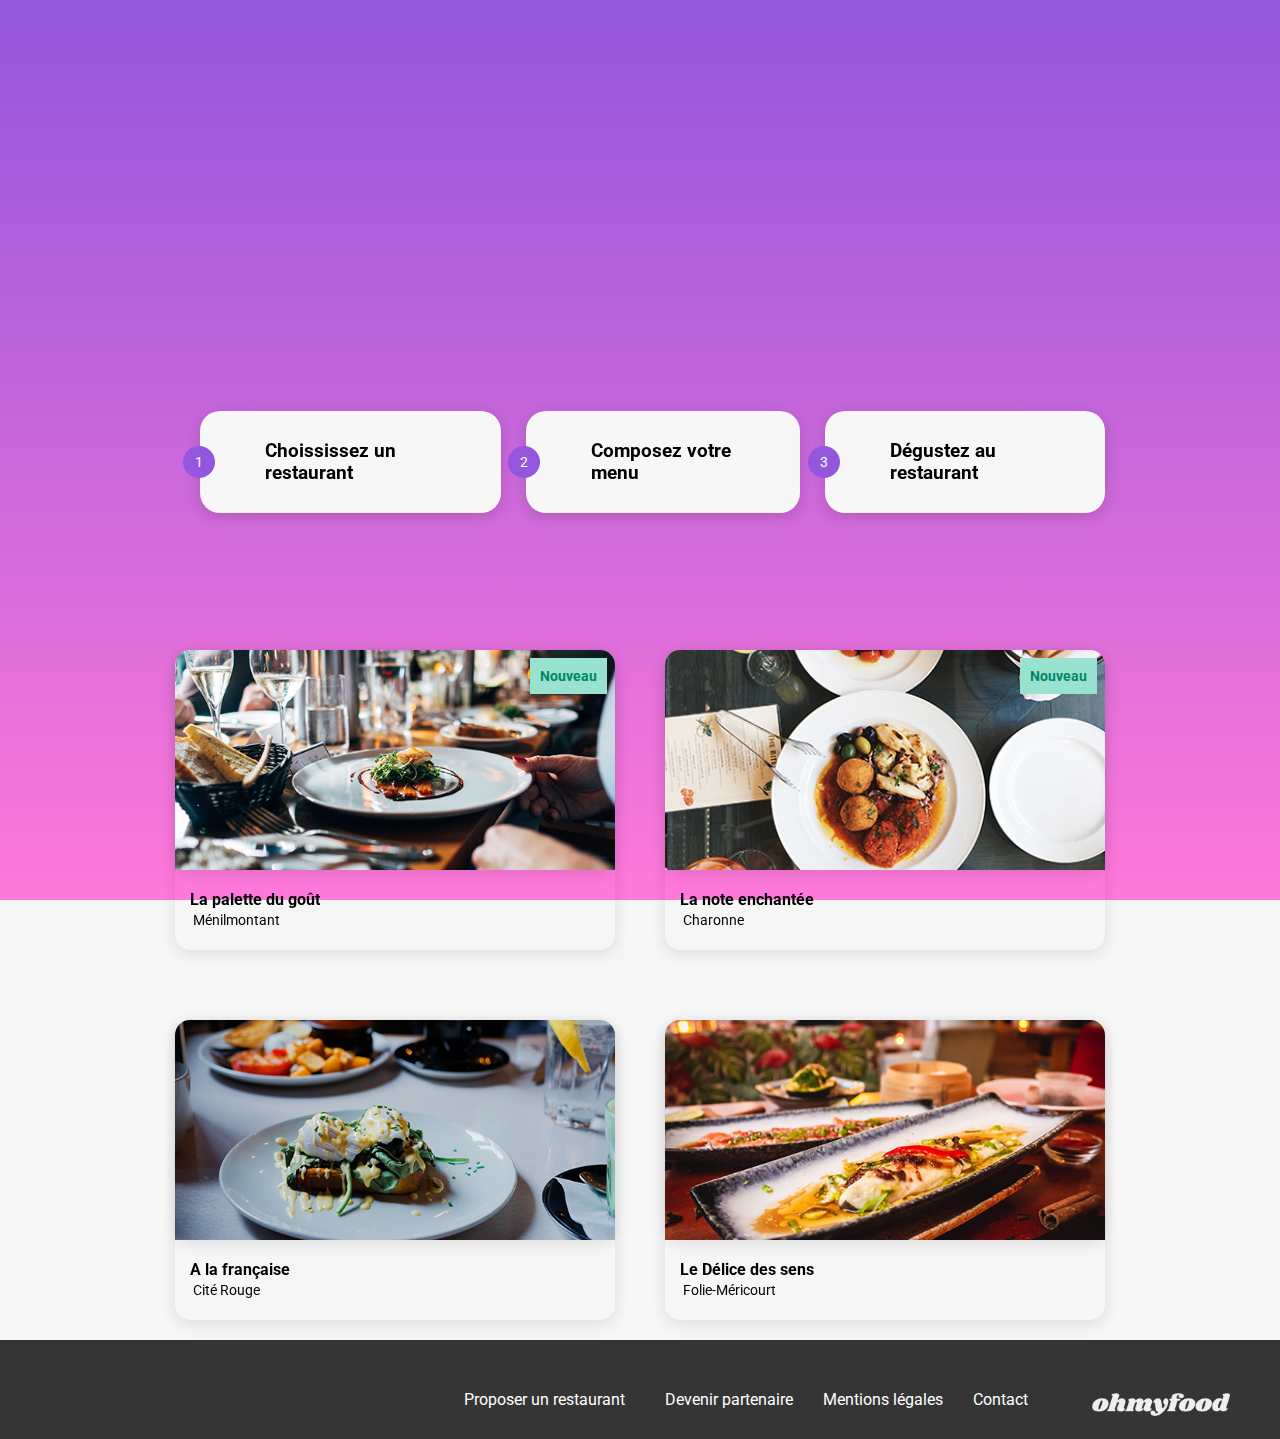
<file: index.html>
<!DOCTYPE html>
<html lang="fr">

<head>
    <meta charset="UTF-8">
    <meta name="viewport" content="width=device-width, initial-scale=1.0">
    <title>OhmyFood</title>
    <link rel="preconnect" href="https://fonts.googleapis.com">
    <link rel="preconnect" href="https://fonts.gstatic.com" crossorigin>
    <link href="https://fonts.googleapis.com/css2?family=Roboto:wght@300;500&family=Shrikhand&display=swap" rel="stylesheet">
    <link rel="stylesheet" href="https://cdnjs.cloudflare.com/ajax/libs/font-awesome/6.2.1/css/all.min.css"
        integrity="sha512-MV7K8+y+gLIBoVD59lQIYicR65iaqukzvf/nwasF0nqhPay5w/9lJmVM2hMDcnK1OnMGCdVK+iQrJ7lzPJQd1w=="
        crossorigin="anonymous" referrerpolicy="no-referrer">
    <link rel="stylesheet" type= "text/css" href="css/style.css" >
</head>

<body>
    <div class="loader">
        <i class="fa fa-rotate spinner"></i>
    </div>
    <div class="main-container">
        <div class="loader">
            <i class="fa fa-rotate spinner"></i>
        </div>
        <header>
            <img class="logo" src="images/logo/ohmyfood.png" alt="logo Ohmyfood">     
        </header> 
        <main>
            <nav class="recherche">
                <label>
                    <i class="fa-solid fa-location-dot " style="color: #030303;"></i>
                </label> 
                <input type="text" name="ville" id="ville" placeholder="Paris, Belleville" size="16">
            </nav>
            <div class="Resa">
                <h2 class="title-section titleResa">Réservez le menu qui vous convient</h2>
                <p class="subtilteResa">Découvrez des restaurants d'exception, sélectionnés par nos soins.</p> 
                <button class="explorer">
                    <span>Explorer nos restaurants</span>
                </button>
            </div> 
            <section class="fonctionnement">
                <h2>Fonctionnement</h2>
                <div class="button-fonctionnement">
                    <div class="fonction-cards">
                        <p class="number">1</p> 
                        <i class="fa-solid fa-mobile-screen-button button-gray button-purple"></i>
                        <h3>Choississez un restaurant</h3>               
                    </div>
                    <div class="fonction-cards">
                        <p class="number">2</p> 
                        <i class="fa-solid fa-list-ul button-gray button-purple"></i>
                        <h3>Composez votre menu</h3>                
                    </div>
                    <div class="fonction-cards">
                        <p class="number">3</p> 
                        <i class="fa-solid fa-store button-gray button-purple"></i>
                        <h3>Dégustez au restaurant</h3>
                    </div>
                </div>
            </section>
            <section class="restaurants">
                <h2 class="title-resto">Restaurants</h2>
                <article class="resto-cards">
                    <a href="page2.html">
                    <div class="resto-cards img">
                        <img src="images/restaurants/jay-wennington-N_Y88TWmGwA-unsplash.jpg" alt="table pain et plat">
                        <p class="post-new">Nouveau</p>
                    </div>
                    <div class="resto-text">
                        <div class="resto-subtitle">
                            <h4>La palette du goût</h4>
                            <p>Ménilmontant</p>
                        </div> 
                        <div class="like">
                            <i class="far fa-heart like-white"></i>
                            <i class="fa fa-heart like-color"></i>   
                        </div>
                    </div>
                    </a>
                </article>
                <article class="resto-cards">
                    <a href="Page4.html">    
                        <div class="resto-cards img">
                            <img src="images/restaurants/stil-u2Lp8tXIcjw-unsplash.jpg" alt="assiette garnie vue en plongée">
                            <p class="post-new">Nouveau</p>
                        </div>
                        <div class="resto-text">
                            <div class="resto-subtitle">
                                <h4>La note enchantée</h4>
                                <p>Charonne</p>
                            </div> 
                            <div class="like">
                                <i class="far fa-heart like-white"></i>
                                <i class="fa fa-heart like-color"></i>   
                            </div>
                        </div>
                    </a>
                </article>
                <article class="resto-cards">
                    <a href="page5.html">
                        <div class="resto-cards img">
                            <img src="images/restaurants/toa-heftiba-DQKerTsQwi0-unsplash.jpg" alt=" assiette tartine épinard et fromage">
                        </div>
                        <div class="resto-text">
                            <div class="resto-subtitle">
                                <h4>A la française</h4>
                                <p>Cité Rouge</p>
                            </div>     
                            <div class="like">
                                <i class="far fa-heart like-white"></i>
                                <i class="fa fa-heart like-color"></i>   
                            </div>
                        </div> 
                    </a>       
                </article>   
                <article class="resto-cards">
                    <a href="page3.html">
                        <div class="resto-cards img">
                            <img src="images/restaurants/louis-hansel-shotsoflouis-qNBGVyOCY8Q-unsplash.jpg" alt="assiette de poisson et légumes">
                        </div>
                        <div class="resto-text">
                            <div class="resto-subtitle">
                                <h4>Le Délice des sens</h4>
                                <p>Folie-Méricourt</p>
                            </div>
                            <div class="like">
                                <i class="far fa-heart like-white"></i>
                                <i class="fa fa-heart like-color"></i> 
                            </div>
                        </div> 
                    </a>
                </article>
            </section> 
        </main>
        <footer class="footer-reverse">
            <img src="images/logo/ohmyfood.png" alt="logo Ohmyfood" class="logo-footer">
            <div class="card-footer">      
                <div class="text-footer">
                    <i class="fa-solid fa-utensils" style="color: #fafafa;"></i>
                    <a href="#" class="liens-footer">Proposer un restaurant</a>
                </div>
                <div class="text-footer">
                    <i class="fa-solid fa-handshake-angle text-footer" style="color:#fafafa"></i> 
                    <a href="#" class="liens-footer">Devenir partenaire</a>
                </div> 
                    <a href="#" class="liens-footer">Mentions légales</a>
                    <a href="mailto:?to=#" class="liens-footer">Contact</a>
            </div>  
        </footer>
    </div> 
</body>  
</html>
</file>
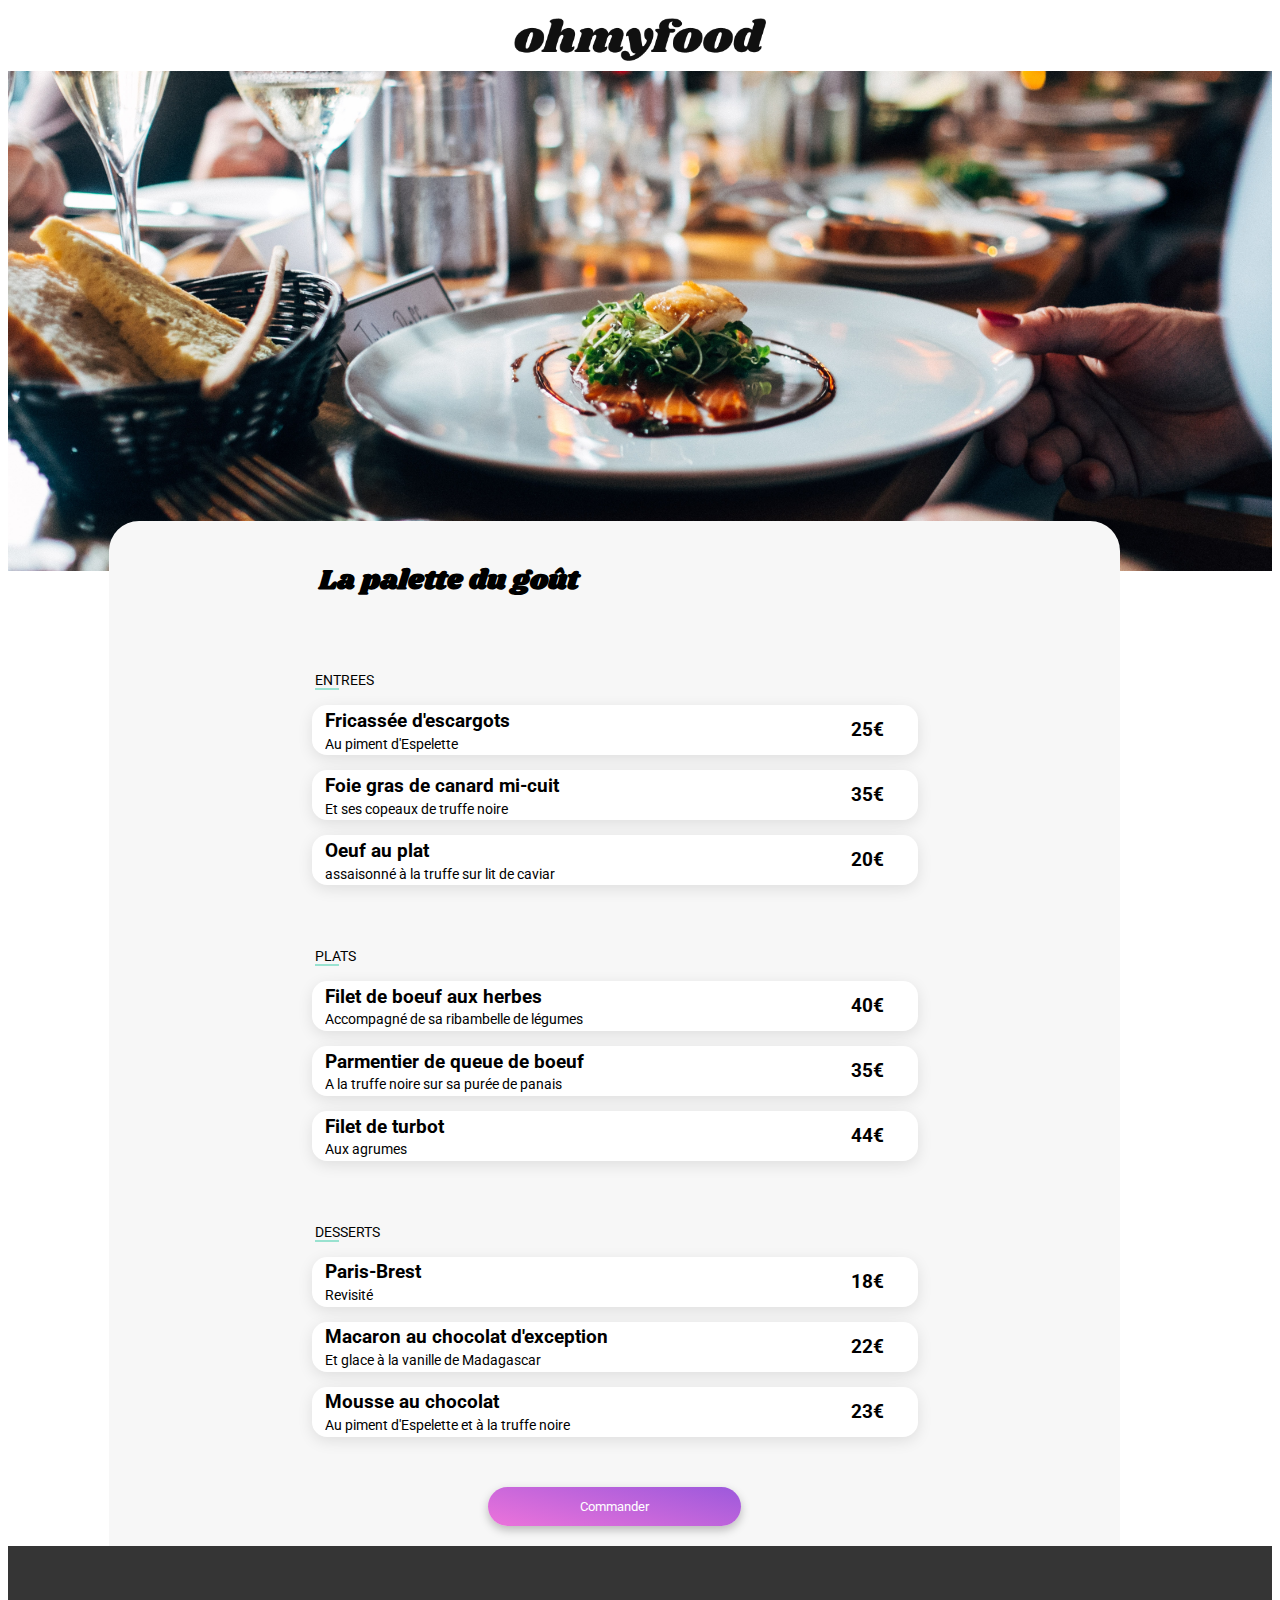
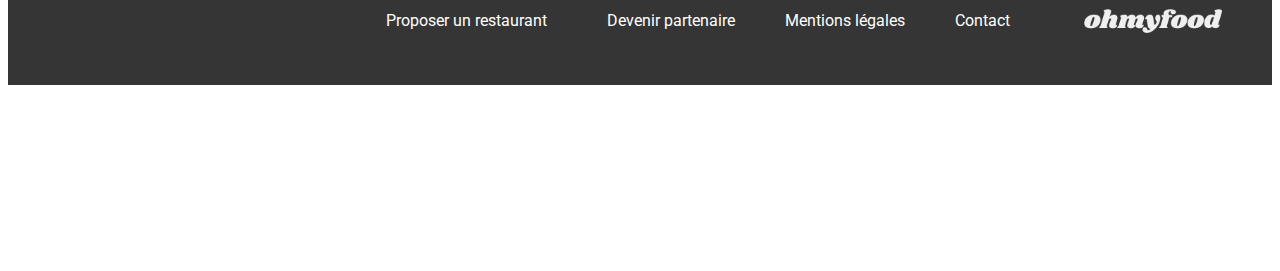
<file: page2.html>
<!DOCTYPE html>
<html lang="fr">

<head>
    <meta charset="UTF-8">
    <meta name="viewport" content="width=device-width, initial-scale=1.0">
    <title>OhmyFood</title>
    <link rel="preconnect" href="https://fonts.googleapis.com">
    <link rel="preconnect" href="https://fonts.gstatic.com" crossorigin>
    <link href="https://fonts.googleapis.com/css2?family=Roboto:wght@300;500&family=Shrikhand&display=swap" rel="stylesheet">
    <link rel="stylesheet" href="https://cdnjs.cloudflare.com/ajax/libs/font-awesome/6.2.1/css/all.min.css"
        integrity="sha512-MV7K8+y+gLIBoVD59lQIYicR65iaqukzvf/nwasF0nqhPay5w/9lJmVM2hMDcnK1OnMGCdVK+iQrJ7lzPJQd1w=="
        crossorigin="anonymous" referrerpolicy="no-referrer">
    <link rel="stylesheet" type= "text/css" href="css/style_palette.css" >
</head>
<body>
<header>
    <a href="index.html">
        <i class="fa-solid fa-arrow-left fa-xl fleche" style="color: #000000;"></i>
    </a>
    <img class="logo" src="images/logo/ohmyfood.png" alt="logo Ohmyfood"> 
</header> 
<main>
    <img src="images_restos/restaurants/jay-wennington-N_Y88TWmGwA-unsplash.jpg" alt="table avec pain et plat">
    <section class="card-menu">
        <div class="title-menuIcone">
            <h1 class="title-menu">La palette du goût</h1>
            <div class="like">
                <i class="far fa-heart fa-xl like-white'"></i>
                <i class="fa fa-heart like-color"></i>
            </div>
        </div>
        <div class="repas">    
            <p class="subtitle-menu">ENTREES</p>
            <article class="card-plat entree1" >
                <div class="title-plat">
                    <h3 class="ellipse">Fricassée d'escargots</h3>
                    <p class="ellipse">Au piment d'Espelette</p>
                </div> 
                <div class="prix">
                    <h3>25€</h3>
                </div> 
                <div class="coche"> 
                    <i class="fa fa-check"></i>
                </div>            
            </article>
            <article class="card-plat entree2">
                <div class="title-plat">
                    <h3 class="ellipse">Foie gras de canard mi-cuit</h3> 
                    <p class="ellipse">Et ses copeaux de truffe noire</p>
                </div>
                <div class="prix">
                    <h3>35€</h3>
                </div>
                <div class="coche">    
                    <i class="fa fa-check"></i>
                </div>
            </article>
            <article class="card-plat entree3">
                <div class="title-plat">
                    <h3 class="ellipse">Oeuf au plat</h3> 
                    <p class="ellipse">assaisonné à la truffe sur lit de caviar</p>     
                </div>
                <div class="prix">
                    <h3>20€</h3>
                </div>
                <div class="coche">    
                    <i class="fa fa-check"></i>
                </div>
            </article>
        </div> 
        <div class="repas">    
         <p class="subtitle-menu">PLATS</p>
         <article class="card-plat plat1">
            <div class="title-plat">
                <h3 class="ellipse">Filet de boeuf aux herbes</h3>
                <p class="ellipse">Accompagné de sa ribambelle de légumes</p>
            </div>
             <div class="prix">
                 <h3>40€</h3>
             </div>
             <div class="coche">  
                 <i class="fa fa-check"></i>
             </div>
         </article>
          <article class="card-plat plat2">
                <div class="title-plat">
                    <h3 class="ellipse">Parmentier de queue de boeuf</h3>
                    <p class="ellipse">A la truffe noire sur sa purée de panais</p>
                </div>    
                <div class="prix">
                  <h3>35€</h3>
                </div>
                <div class="coche">
                  <i class="fa fa-check"></i>
              </div>
          </article>
          <article class="card-plat plat3">
            <div class="title-plat">
                <h3 class="ellipse">Filet de turbot</h3>
                <p class="ellipse">Aux agrumes</p>
            </div> 
              <div class="prix">
                  <h3>44€</h3>
              </div>
              <div class="coche">  
                  <i class="fa fa-check"></i>
              </div>
          </article>
        </div>  
        <div class="repas"> 
          <p class="subtitle-menu">DESSERTS</p>
          <article class="card-plat dessert1">
            <div class="title-plat">
                <h3 class="ellipse">Paris-Brest</h3>
                <p class="ellipse">Revisité</p>
            </div>  
            <div class="prix">
                  <h3>18€</h3>
            </div>
            <div class="coche">      
                <i class="fa fa-check"></i>
            </div>
          </article>
           <article class="card-plat dessert2">
            <div class="title-plat">
                <h3 class="ellipse">Macaron au chocolat d'exception</h3> 
                <p class="ellipse">Et glace à la vanille de Madagascar</p>
            </div>  
               <div class="prix">
                   <h3>22€</h3>
                </div>
                <div class="coche">
                    <i class="fa fa-check"></i>
                </div>
           </article>
           <article class="card-plat  dessert3">
            <div class="title-plat">
                <h3 class="ellipse">Mousse au chocolat</h3>
                <p class="ellipse">Au piment d'Espelette et à la truffe noire</p>
            </div>  
               <div class="prix">
                   <h3>23€</h3>
                </div>
                <div class="coche">
                    <i class="fa fa-check"></i>
                </div>     
           </article>
        </div>   
           <div class="commander">
            <button class="button-commander">Commander</button>
        </div>
    </section>
</main>
<footer class="footer-reverse">
    <img src="images/logo/ohmyfood.png" alt="logo Ohmyfood" class="logo-footer">
    <div class="card-footer">
        <div class="text-footer">
            <i class="fa-solid fa-utensils" style="color: #fafafa;"></i>
            <a href="#" class="liens-footer">Proposer un restaurant</a>
        </div>
        <div class="text-footer">
            <i class="fa-solid fa-handshake-angle text-footer" style="color:#fafafa"></i> 
            <a href="#" class="liens-footer">Devenir partenaire</a>
        </div> 
        <a href="#" class="liens-footer">Mentions légales</a>
        <a href="mailto:?to=#" class="liens-footer">Contact</a>
    </div>
</footer>
</body>
</html>
</file>
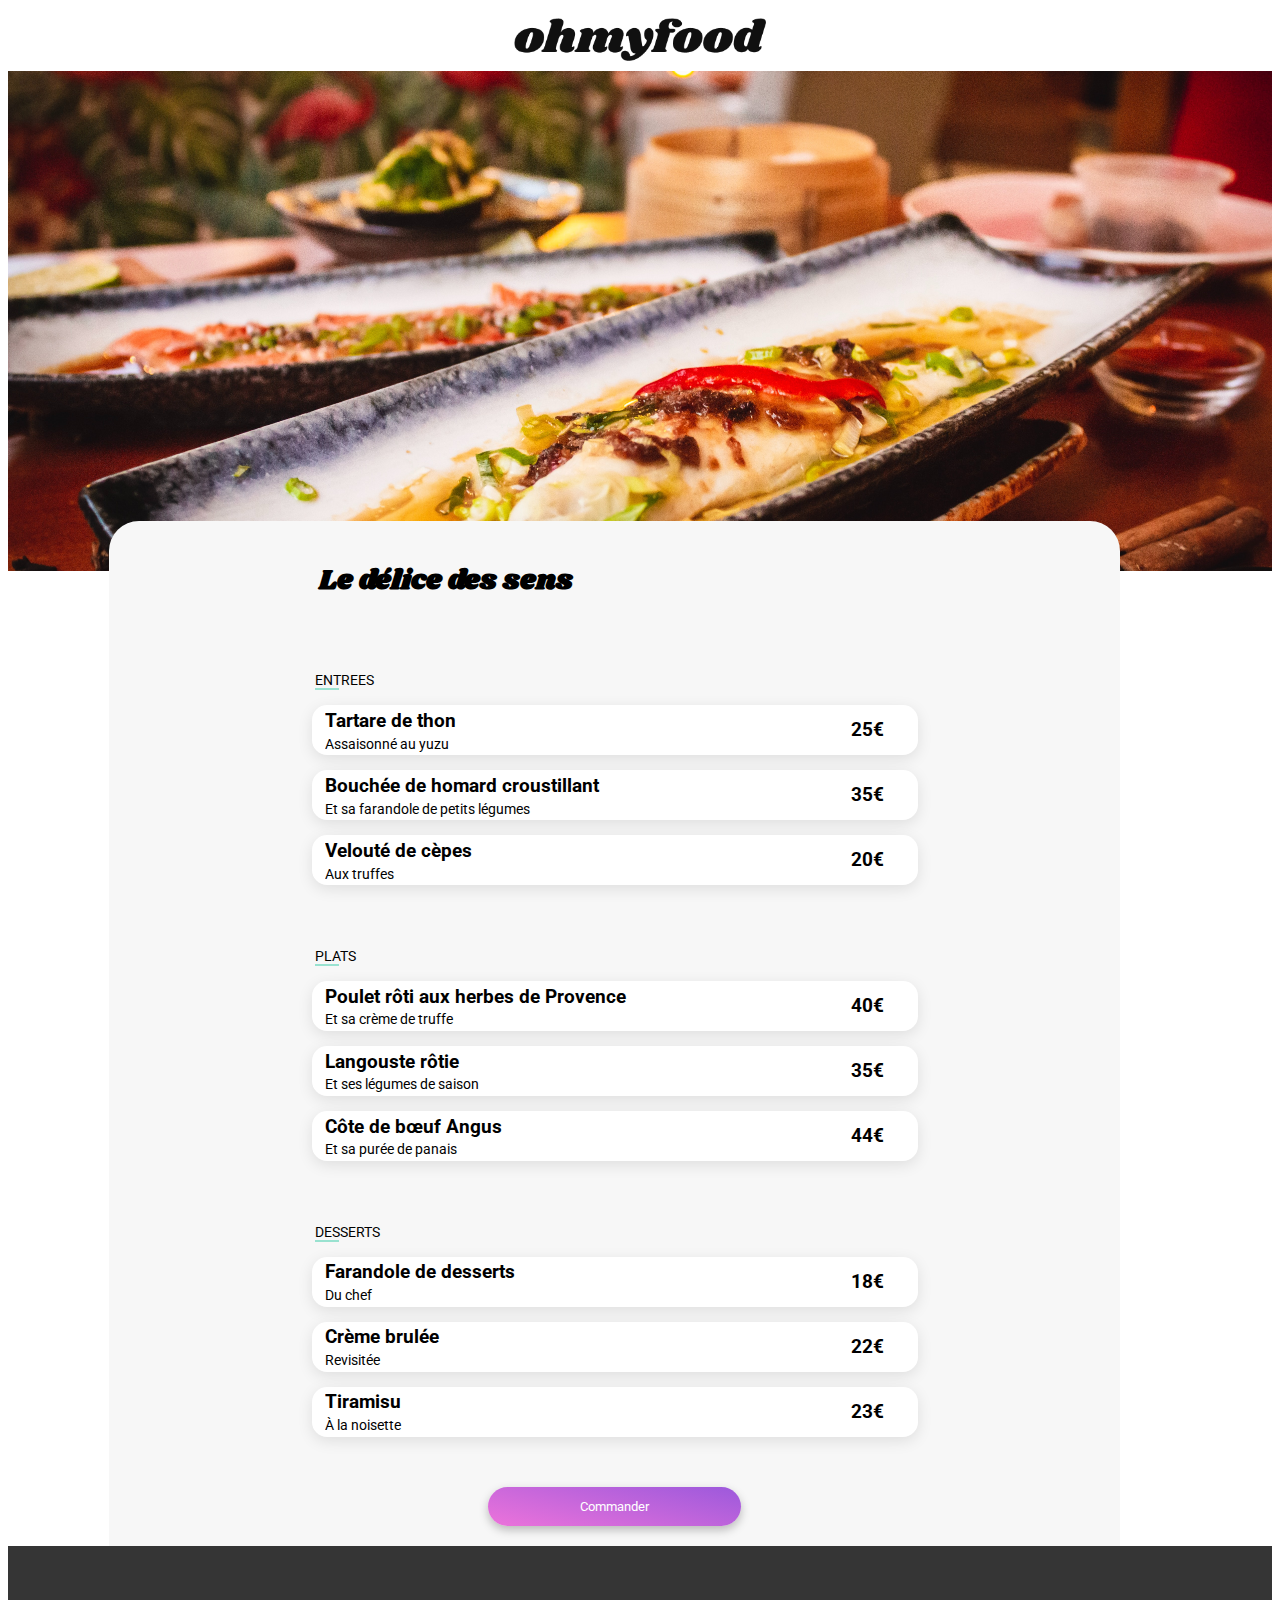
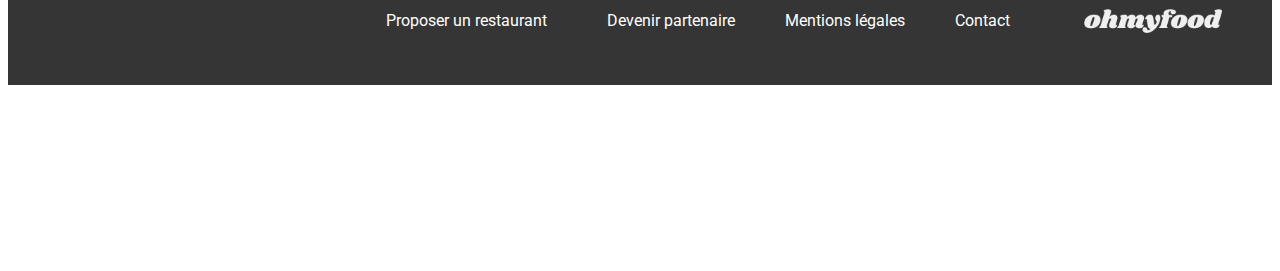
<file: page3.html>
<!DOCTYPE html>
<html lang="fr">

<head>
    <meta charset="UTF-8">
    <meta name="viewport" content="width=device-width, initial-scale=1.0">
    <title>OhmyFood</title>
    <link rel="preconnect" href="https://fonts.googleapis.com">
    <link rel="preconnect" href="https://fonts.gstatic.com" crossorigin>
    <link href="https://fonts.googleapis.com/css2?family=Roboto:wght@300;500&family=Shrikhand&display=swap" rel="stylesheet">
    <link rel="stylesheet" href="https://cdnjs.cloudflare.com/ajax/libs/font-awesome/6.2.1/css/all.min.css"
        integrity="sha512-MV7K8+y+gLIBoVD59lQIYicR65iaqukzvf/nwasF0nqhPay5w/9lJmVM2hMDcnK1OnMGCdVK+iQrJ7lzPJQd1w=="
        crossorigin="anonymous" referrerpolicy="no-referrer">
        <link rel="stylesheet" type= "text/css" href="css/style_palette.css" >
</head>
<header>
    <a href="index.html">
        <i class="fa-solid fa-arrow-left fa-xl fleche" style="color: #000000;"></i>
    </a>
        <img class="logo" src="images/logo/ohmyfood.png" alt="logo Ohmyfood">
        
</header> 
<main>
    <img src="images_restos/restaurants/louis-hansel-shotsoflouis-qNBGVyOCY8Q-unsplash.jpg" alt="table avec pain et plat">
    <section class="card-menu">
        <div class="title-menuIcone">
            <h1 class="title-menu">Le délice des sens</h1>
            <div class="like">
                <i class="far fa-heart fa-xl like-white'"></i>
                <i class="fa fa-heart like-color"></i>
            </div>
        </div>
        <div class="repas">    
            <p class="subtitle-menu">ENTREES</p>
            <article class="card-plat entree1" >
                <div class="title-plat">
                    <h3 class="ellipse">Tartare de thon</h3>
                     <p class="ellipse">Assaisonné au yuzu</p>
                </div> 
                <div class="prix">
                    <h3>25€</h3>
                </div> 
                <div class="coche"> 
                    <i class="fa fa-check"></i>
                </div>            
            </article>
            <article class="card-plat entree2">
                <div class="title-plat">
                    <h3 class="ellipse">Bouchée de homard croustillant </h3> 
                    <p class="ellipse">Et sa farandole de petits légumes</p>
                </div>
                <div class="prix">
                    <h3>35€</h3>
                </div>
                <div class="coche">    
                    <i class="fa fa-check"></i>
                </div>
            </article>
            <article class="card-plat entree3">
                <div class="title-plat">
                    <h3 class="ellipse">Velouté de cèpes</h3> 
                    <p class="ellipse">Aux truffes</p>     
                </div>
                <div class="prix">
                    <h3>20€</h3>
                </div>
                <div class="coche">    
                    <i class="fa fa-check"></i>
                </div>
            </article>
        </div> 
        <div class="repas">    
         <p class="subtitle-menu">PLATS</p>
         <article class="card-plat plat1">
            <div class="title-plat">
                <h3 class="ellipse">Poulet rôti aux herbes de Provence </h3>
                <p class="ellipse">Et sa crème de truffe</p>
            </div>
             <div class="prix">
                 <h3>40€</h3>
             </div>
             <div class="coche">  
                 <i class="fa fa-check"></i>
             </div>
         </article>
          <article class="card-plat plat2">
                <div class="title-plat">
                    <h3 class="ellipse">Langouste rôtie </h3>
                    <p class="ellipse">Et ses légumes de saison</p>
                </div>    
                <div class="prix">
                  <h3>35€</h3>
                </div>
                <div class="coche">
                  <i class="fa fa-check"></i>
              </div>
          </article>
          <article class="card-plat plat3">
            <div class="title-plat">
                <h3 class="ellipse">Côte de bœuf Angus </h3>
                <p class="ellipse">Et sa purée de panais</p>
            </div> 
              <div class="prix">
                  <h3>44€</h3>
              </div>
              <div class="coche">  
                  <i class="fa fa-check"></i>
              </div>
          </article>
        </div>  
        <div class="repas"> 
          <p class="subtitle-menu">DESSERTS</p>
          <article class="card-plat dessert1">
            <div class="title-plat">
                <h3 class="ellipse">Farandole de desserts</h3>
                <p class="ellipse">Du chef</p>
            </div>  
            <div class="prix">
                  <h3>18€</h3>
            </div>
            <div class="coche">      
                <i class="fa fa-check"></i>
            </div>
          </article>
           <article class="card-plat dessert2">
            <div class="title-plat">
                <h3 class="ellipse">Crème brulée </h3> 
                <p class="ellipse">Revisitée</p>
            </div>  
               <div class="prix">
                   <h3>22€</h3>
                </div>
                <div class="coche">
                    <i class="fa fa-check"></i>
                </div>
           </article>
           <article class="card-plat  dessert3">
            <div class="title-plat">
                <h3 class="ellipse">Tiramisu</h3>
                <p class="ellipse">À la noisette</p>
            </div>  
               <div class="prix">
                   <h3>23€</h3>
                </div>
                <div class="coche">
                    <i class="fa fa-check"></i>
                </div>     
           </article>
        </div>   
           <div class="commander">
            <button class="button-commander">Commander</button>
        </div>
    </section>
</main>
<footer class="footer-reverse">
    <img src="images/logo/ohmyfood.png" alt="logo Ohmyfood" class="logo-footer">
        <div class="card-footer">
            <div class="text-footer">
                <i class="fa-solid fa-utensils" style="color: #fafafa;"></i>
                <a href="#" class="liens-footer">Proposer un restaurant</a>
            </div>
            <div class="text-footer">
                <i class="fa-solid fa-handshake-angle text-footer" style="color:#fafafa"></i> 
                <a href="#" class="liens-footer">Devenir partenaire</a>
            </div> 
                <a href="#" class="liens-footer">Mentions légales</a>
                <a href="mailto:?to=#" class="liens-footer">Contact</a>
        </div>
</footer>
</body>
</html>
</file>
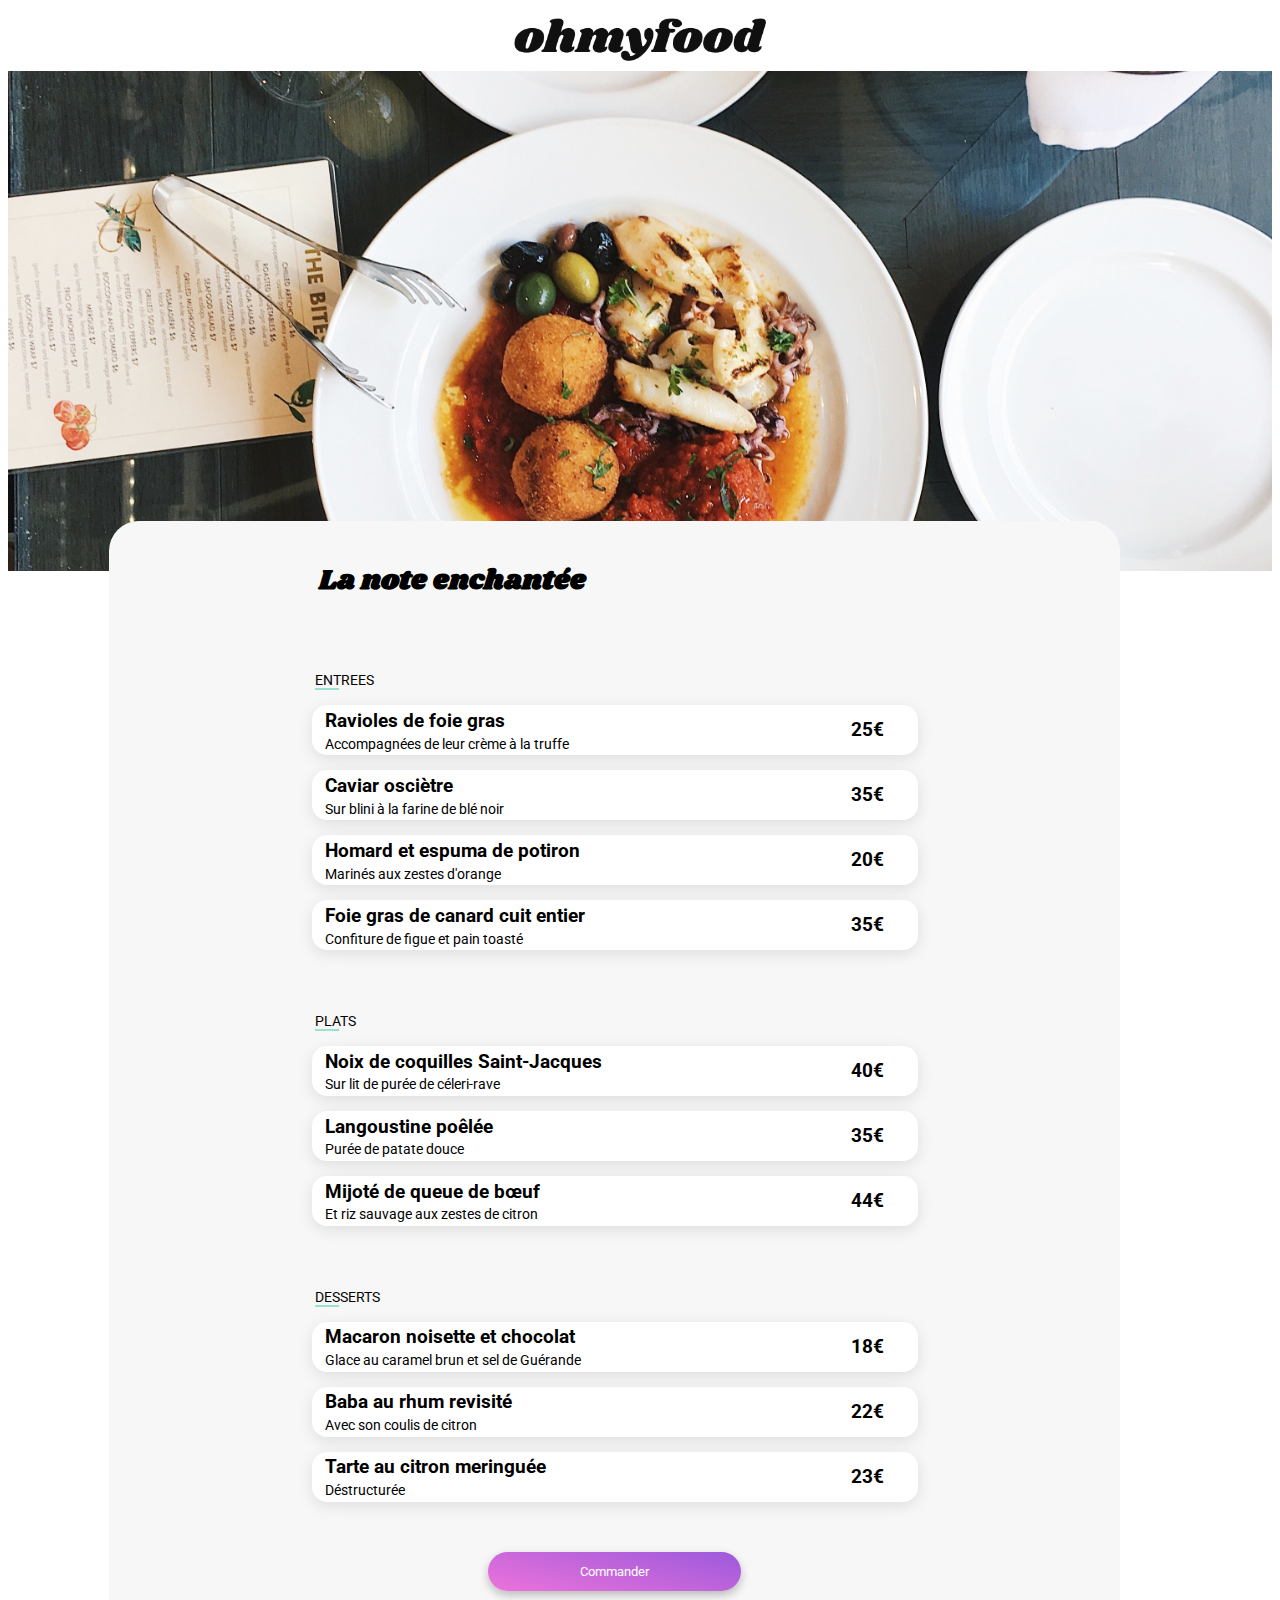
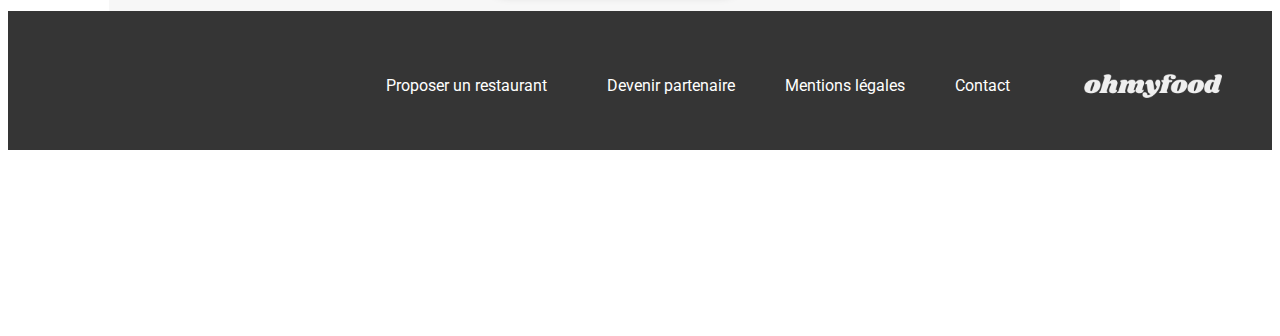
<file: Page4.html>
<!DOCTYPE html>
<html lang="fr">

<head>
    <meta charset="UTF-8">
    <meta name="viewport" content="width=device-width, initial-scale=1.0">
    <title>OhmyFood</title>
    <link rel="preconnect" href="https://fonts.googleapis.com">
    <link rel="preconnect" href="https://fonts.gstatic.com" crossorigin>
    <link href="https://fonts.googleapis.com/css2?family=Roboto:wght@300;500&family=Shrikhand&display=swap" rel="stylesheet">
    <link rel="stylesheet" href="https://cdnjs.cloudflare.com/ajax/libs/font-awesome/6.2.1/css/all.min.css"
        integrity="sha512-MV7K8+y+gLIBoVD59lQIYicR65iaqukzvf/nwasF0nqhPay5w/9lJmVM2hMDcnK1OnMGCdVK+iQrJ7lzPJQd1w=="
        crossorigin="anonymous" referrerpolicy="no-referrer">
        <link rel="stylesheet" type= "text/css" href="css/style_palette.css" >
</head>
<header>
    <a href="index.html">
        <i class="fa-solid fa-arrow-left fa-xl fleche" style="color: #000000;"></i>
    </a>
        <img class="logo" src="images/logo/ohmyfood.png" alt="logo Ohmyfood">
        
</header> 
<main>
    <img src="images_restos/restaurants/stil-u2Lp8tXIcjw-unsplash.jpg" alt="table avec pain et plat">
    <section class="card-menu">
        <div class="title-menuIcone">
            <h1 class="title-menu">La note enchantée</h1>
            <div class="like">
                <i class="far fa-heart fa-xl like-white'"></i>
                <i class="fa fa-heart like-color"></i>
            </div>
        </div>
        <div class="repas">    
            <p class="subtitle-menu">ENTREES</p>
            <article class="card-plat entree1" >
                <div class="title-plat">
                    <h3 class="ellipse">Ravioles de foie gras </h3>
                     <p class="ellipse">Accompagnées de leur crème à la truffe</p>
                </div> 
                <div class="prix">
                    <h3>25€</h3>
                </div> 
                <div class="coche"> 
                    <i class="fa fa-check"></i>
                </div>            
            </article>
            <article class="card-plat entree2">
                <div class="title-plat">
                    <h3 class="ellipse">Caviar osciètre</h3> 
                    <p class="ellipse">Sur blini à la farine de blé noir</p>
                </div>
                <div class="prix">
                    <h3>35€</h3>
                </div>
                <div class="coche">    
                    <i class="fa fa-check"></i>
                </div>
            </article>
            <article class="card-plat entree3">
                <div class="title-plat">
                    <h3 class="ellipse">Homard et espuma de potiron</h3> 
                    <p class="ellipse">Marinés aux zestes d'orange</p>     
                </div>
                <div class="prix">
                    <h3>20€</h3>
                </div>
                <div class="coche">    
                    <i class="fa fa-check"></i>
                </div>
            </article>
            <article class="card-plat entree4">
                <div class="title-plat">
                    <h3 class="ellipse">Foie gras de canard cuit entier</h3> 
                    <p class="ellipse">Confiture de figue et pain toasté</p>     
                </div>
                <div class="prix">
                    <h3>35€</h3>
                </div>
                <div class="coche">    
                    <i class="fa fa-check"></i>
                </div>
            </article>
        </div> 
        <div class="repas">    
         <p class="subtitle-menu">PLATS</p>
         <article class="card-plat plat1">
            <div class="title-plat">
                <h3 class="ellipse">Noix de coquilles Saint-Jacques</h3>
                <p class="ellipse">Sur lit de purée de céleri-rave</p>
            </div>
             <div class="prix">
                 <h3>40€</h3>
             </div>
             <div class="coche">  
                 <i class="fa fa-check"></i>
             </div>
         </article>
          <article class="card-plat plat2">
                <div class="title-plat">
                    <h3 class="ellipse">Langoustine poêlée</h3>
                    <p class="ellipse">Purée de patate douce</p>
                </div>    
                <div class="prix">
                  <h3>35€</h3>
                </div>
                <div class="coche">
                  <i class="fa fa-check"></i>
              </div>
          </article>
          <article class="card-plat plat3">
            <div class="title-plat">
                <h3 class="ellipse">Mijoté de queue de bœuf </h3>
                <p class="ellipse">Et riz sauvage aux zestes de citron</p>
            </div> 
              <div class="prix">
                  <h3>44€</h3>
              </div>
              <div class="coche">  
                  <i class="fa fa-check"></i>
              </div>
          </article>
        </div>  
        <div class="repas"> 
          <p class="subtitle-menu">DESSERTS</p>
          <article class="card-plat dessert1">
            <div class="title-plat">
                <h3 class="ellipse">Macaron noisette et chocolat</h3>
                <p class="ellipse">Glace au caramel brun et sel de Guérande</p>
            </div>  
            <div class="prix">
                  <h3>18€</h3>
            </div>
            <div class="coche">      
                <i class="fa fa-check"></i>
            </div>
          </article>
           <article class="card-plat dessert2">
            <div class="title-plat">
                <h3 class="ellipse">Baba au rhum revisité </h3> 
                <p class="ellipse">Avec son coulis de citron</p>
            </div>  
               <div class="prix">
                   <h3>22€</h3>
                </div>
                <div class="coche">
                    <i class="fa fa-check"></i>
                </div>
           </article>
           <article class="card-plat  dessert3">
            <div class="title-plat">
                <h3 class="ellipse">Tarte au citron meringuée</h3>
                <p class="ellipse">Déstructurée</p>
            </div>  
               <div class="prix">
                   <h3>23€</h3>
                </div>
                <div class="coche">
                    <i class="fa fa-check"></i>
                </div>     
           </article>
        </div>   
           <div class="commander">
            <button class="button-commander">Commander</button>
        </div>
    </section>
</main>
<footer class="footer-reverse">
    <img src="images/logo/ohmyfood.png" alt="logo Ohmyfood" class="logo-footer">
        <div class="card-footer">
            <div class="text-footer">
                <i class="fa-solid fa-utensils" style="color: #fafafa;"></i>
                <a href="#" class="liens-footer">Proposer un restaurant</a>
            </div>
            <div class="text-footer">
                <i class="fa-solid fa-handshake-angle text-footer" style="color:#fafafa"></i> 
                <a href="#" class="liens-footer">Devenir partenaire</a>
            </div> 
                <a href="#" class="liens-footer">Mentions légales</a>
                <a href="mailto:?to=#" class="liens-footer">Contact</a>
        </div>
</footer>
</body>
</html>
</file>
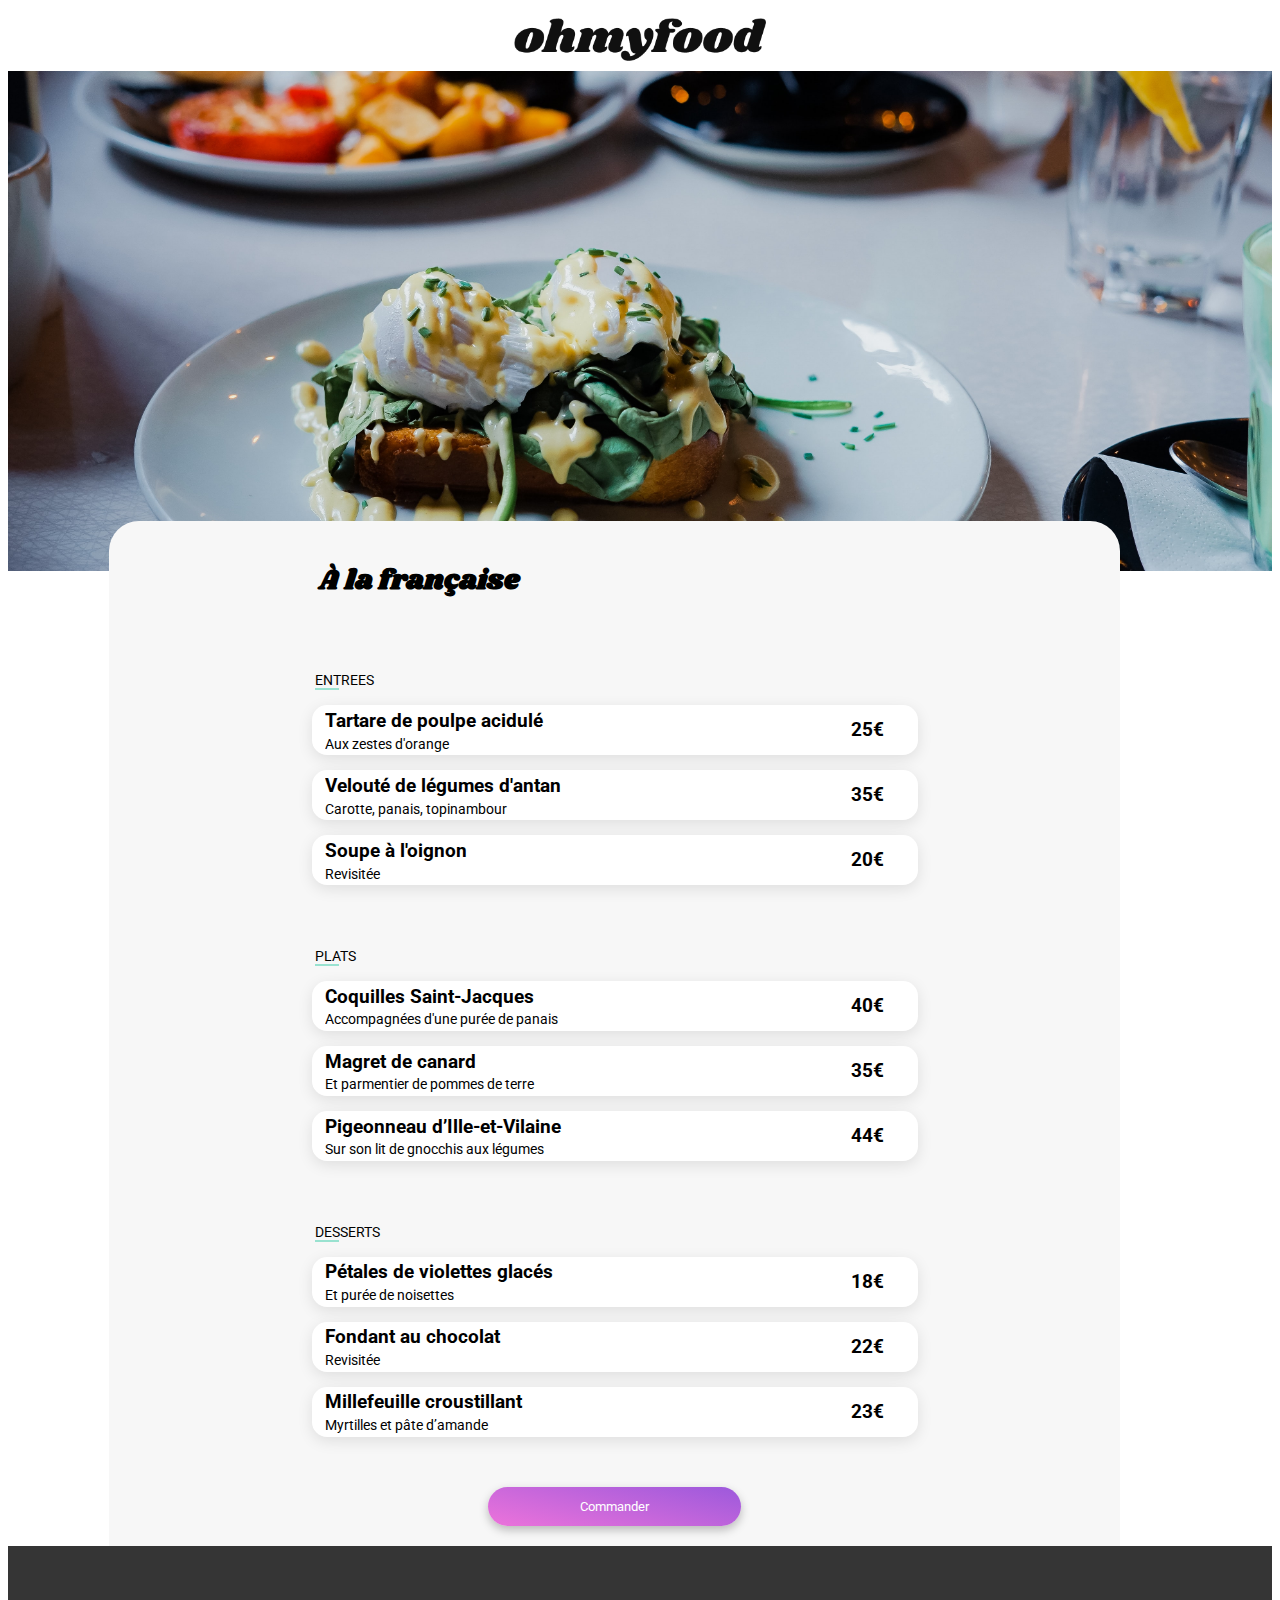
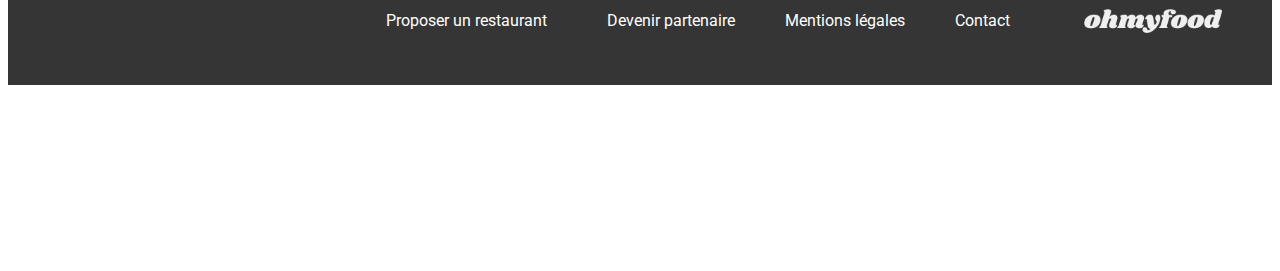
<file: page5.html>
<!DOCTYPE html>
<html lang="fr">

<head>
    <meta charset="UTF-8">
    <meta name="viewport" content="width=device-width, initial-scale=1.0">
    <title>OhmyFood</title>
    <link rel="preconnect" href="https://fonts.googleapis.com">
    <link rel="preconnect" href="https://fonts.gstatic.com" crossorigin>
    <link href="https://fonts.googleapis.com/css2?family=Roboto:wght@300;500&family=Shrikhand&display=swap" rel="stylesheet">
    <link rel="stylesheet" href="https://cdnjs.cloudflare.com/ajax/libs/font-awesome/6.2.1/css/all.min.css"
        integrity="sha512-MV7K8+y+gLIBoVD59lQIYicR65iaqukzvf/nwasF0nqhPay5w/9lJmVM2hMDcnK1OnMGCdVK+iQrJ7lzPJQd1w=="
        crossorigin="anonymous" referrerpolicy="no-referrer">
        <link rel="stylesheet" type= "text/css" href="css/style_palette.css" >
</head>
<header>
    <a href="index.html">
        <i class="fa-solid fa-arrow-left fa-xl fleche" style="color: #000000;"></i>
    </a>
        <img class="logo" src="images/logo/ohmyfood.png" alt="logo Ohmyfood">
        
</header> 
<main>
    <img src="images_restos/restaurants/toa-heftiba-DQKerTsQwi0-unsplash.jpg" alt="table avec pain et plat">
    <section class="card-menu">
        <div class="title-menuIcone">
            <h1 class="title-menu">À la française</h1>
            <div class="like">
                <i class="far fa-heart fa-xl like-white'"></i>
                <i class="fa fa-heart like-color"></i>
            </div>
        </div>
        <div class="repas">    
            <p class="subtitle-menu">ENTREES</p>
            <article class="card-plat entree1" >
                <div class="title-plat">
                    <h3 class="ellipse">Tartare de poulpe acidulé</h3>
                     <p class="ellipse">Aux zestes d'orange</p>
                </div> 
                <div class="prix">
                    <h3>25€</h3>
                </div> 
                <div class="coche"> 
                    <i class="fa fa-check"></i>
                </div>            
            </article>
            <article class="card-plat entree2">
                <div class="title-plat">
                    <h3 class="ellipse">Velouté de légumes d'antan</h3> 
                    <p class="ellipse">Carotte, panais, topinambour</p>
                </div>
                <div class="prix">
                    <h3>35€</h3>
                </div>
                <div class="coche">    
                    <i class="fa fa-check"></i>
                </div>
            </article>
            <article class="card-plat entree3">
                <div class="title-plat">
                    <h3 class="ellipse">Soupe à l'oignon</h3> 
                    <p class="ellipse">Revisitée</p>     
                </div>
                <div class="prix">
                    <h3>20€</h3>
                </div>
                <div class="coche">    
                    <i class="fa fa-check"></i>
                </div>
            </article>
        </div> 
        <div class="repas">    
         <p class="subtitle-menu">PLATS</p>
         <article class="card-plat plat1">
            <div class="title-plat">
                <h3 class="ellipse">Coquilles Saint-Jacques</h3>
                <p class="ellipse">Accompagnées d'une purée de panais</p>
            </div>
             <div class="prix">
                 <h3>40€</h3>
             </div>
             <div class="coche">  
                 <i class="fa fa-check"></i>
             </div>
         </article>
          <article class="card-plat plat2">
                <div class="title-plat">
                    <h3 class="ellipse">Magret de canard</h3>
                    <p class="ellipse">Et parmentier de pommes de terre</p>
                </div>    
                <div class="prix">
                  <h3>35€</h3>
                </div>
                <div class="coche">
                  <i class="fa fa-check"></i>
              </div>
          </article>
          <article class="card-plat plat3">
            <div class="title-plat">
                <h3 class="ellipse">Pigeonneau d’Ille-et-Vilaine</h3>
                <p class="ellipse">Sur son lit de gnocchis aux légumes</p>
            </div> 
              <div class="prix">
                  <h3>44€</h3>
              </div>
              <div class="coche">  
                  <i class="fa fa-check"></i>
              </div>
          </article>
        </div>  
        <div class="repas"> 
          <p class="subtitle-menu">DESSERTS</p>
          <article class="card-plat dessert1">
            <div class="title-plat">
                <h3 class="ellipse">Pétales de violettes glacés</h3>
                <p class="ellipse">Et purée de noisettes</p>
            </div>  
            <div class="prix">
                  <h3>18€</h3>
            </div>
            <div class="coche">      
                <i class="fa fa-check"></i>
            </div>
          </article>
           <article class="card-plat dessert2">
            <div class="title-plat">
                <h3 class="ellipse">Fondant au chocolat</h3> 
                <p class="ellipse">Revisitée</p>
            </div>  
               <div class="prix">
                   <h3>22€</h3>
                </div>
                <div class="coche">
                    <i class="fa fa-check"></i>
                </div>
           </article>
           <article class="card-plat  dessert3">
            <div class="title-plat">
                <h3 class="ellipse">Millefeuille croustillant</h3>
                <p class="ellipse">Myrtilles et pâte d’amande</p>
            </div>  
               <div class="prix">
                   <h3>23€</h3>
                </div>
                <div class="coche">
                    <i class="fa fa-check"></i>
                </div>     
           </article>
        </div>   
           <div class="commander">
            <button class="button-commander">Commander</button>
        </div>
    </section>
</main>
<footer class="footer-reverse">
    <img src="images/logo/ohmyfood.png" alt="logo Ohmyfood" class="logo-footer">
        <div class="card-footer">
            <div class="text-footer">
                <i class="fa-solid fa-utensils" style="color: #fafafa;"></i>
                <a href="#" class="liens-footer">Proposer un restaurant</a>
            </div>
            <div class="text-footer">
                <i class="fa-solid fa-handshake-angle text-footer" style="color:#fafafa"></i> 
                <a href="#" class="liens-footer">Devenir partenaire</a>
            </div> 
                <a href="#" class="liens-footer">Mentions légales</a>
                <a href="mailto:?to=#" class="liens-footer">Contact</a>
        </div>
</footer>
</body>
</html>
</file>
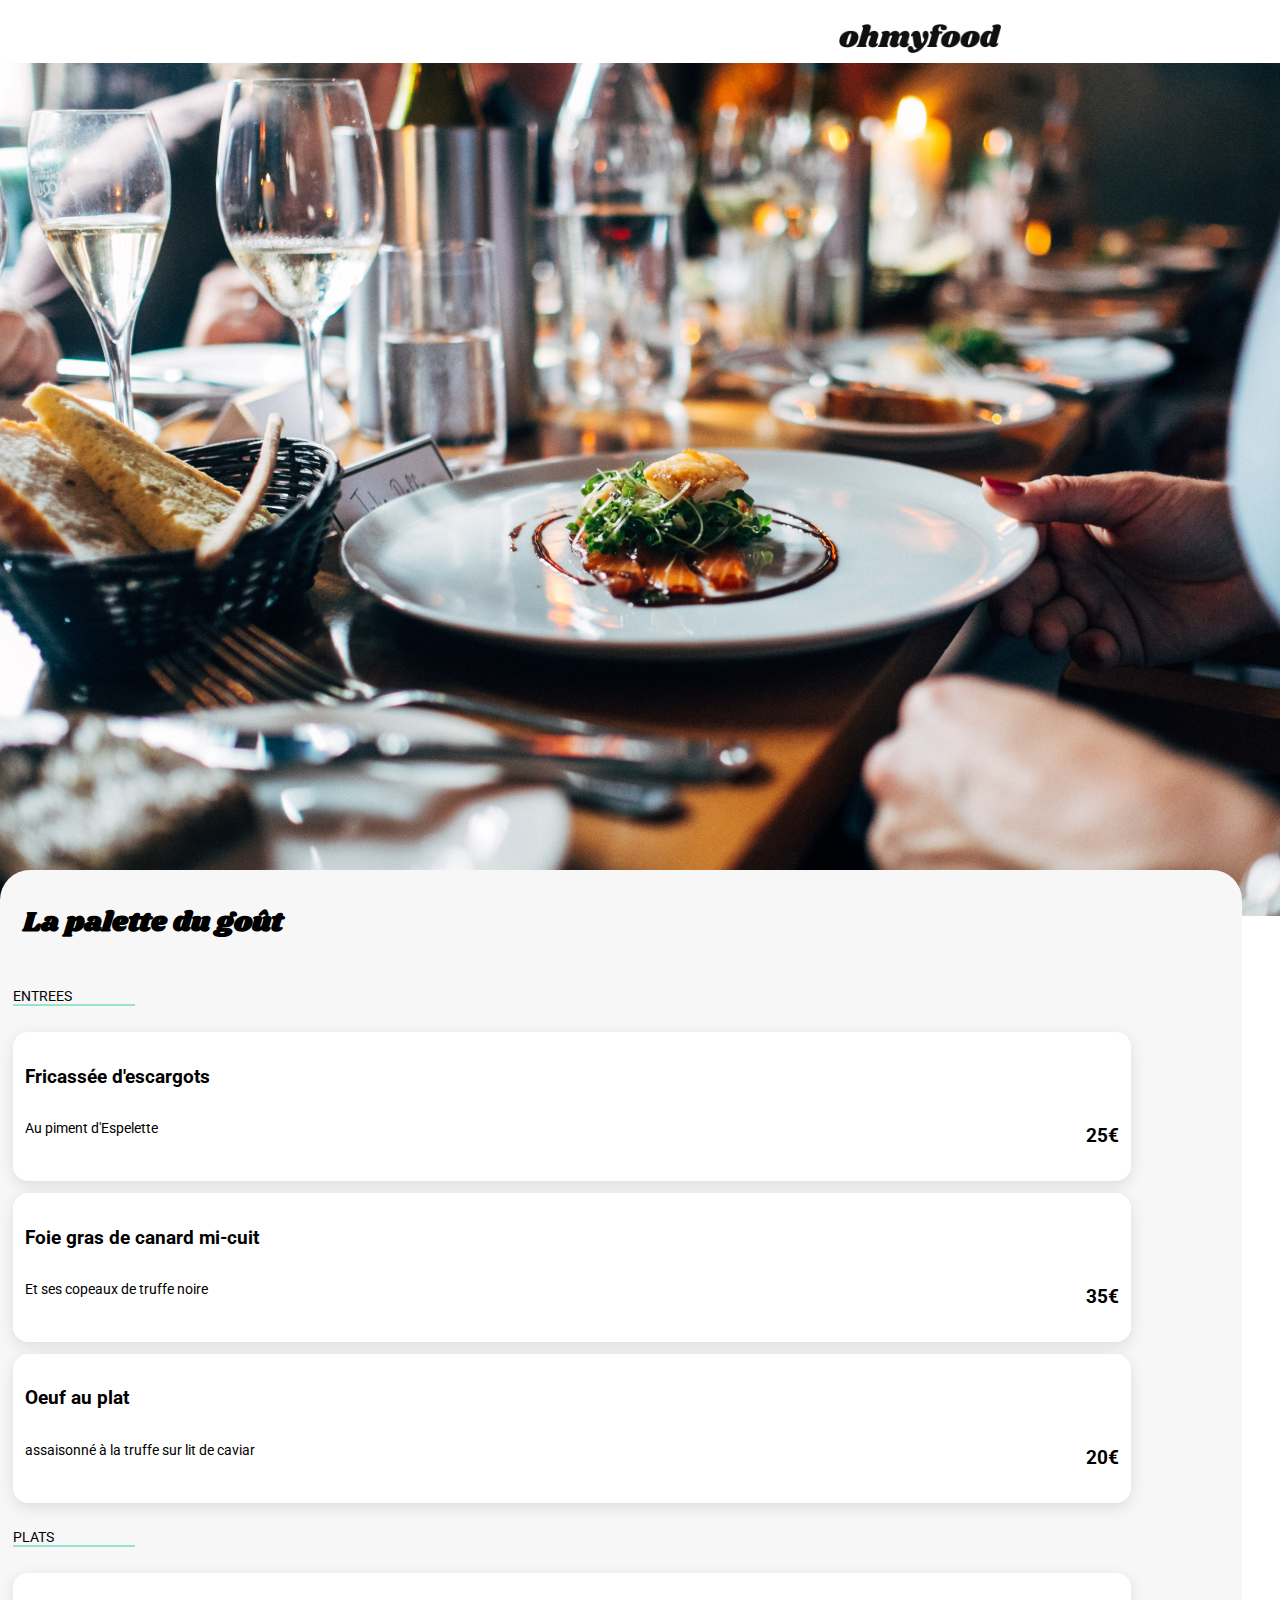
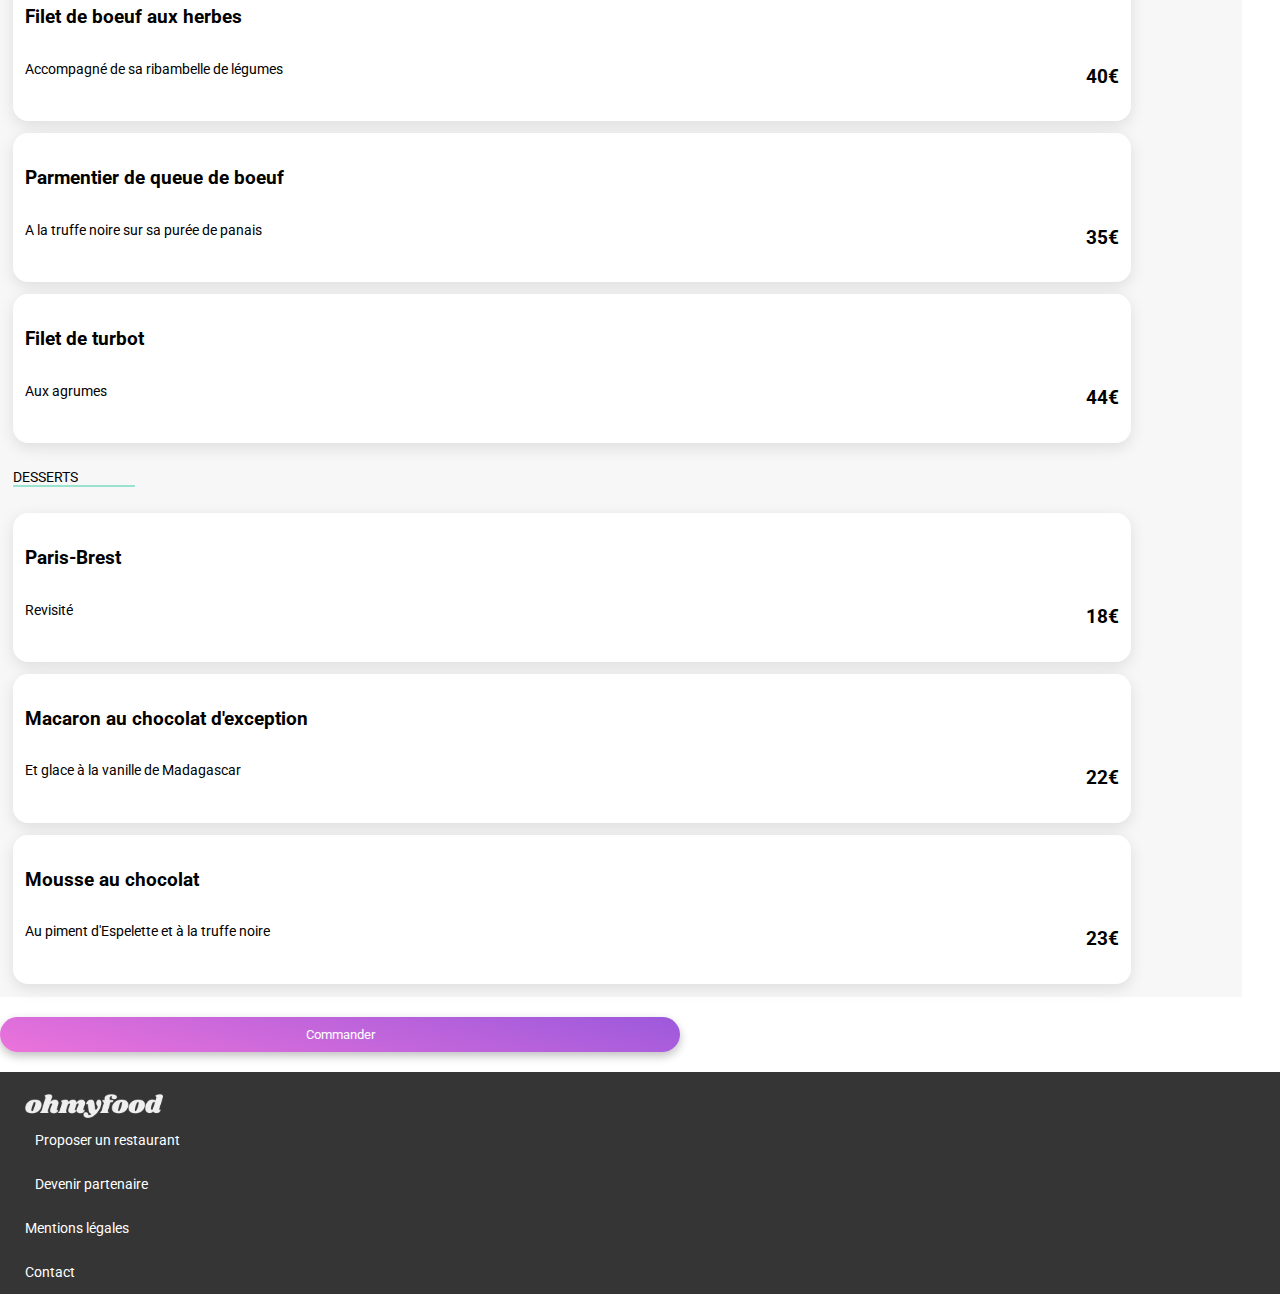
<file: palette_gout/page_palette_gout.html>
<!DOCTYPE html>
<html lang="fr">

<head>
    <meta charset="UTF-8">
    <meta name="viewport" content="width=device-width, initial-scale=1.0">
    <title>OhmyFood</title>
    <link rel="preconnect" href="https://fonts.googleapis.com">
    <link rel="preconnect" href="https://fonts.gstatic.com" crossorigin>
    <link href="https://fonts.googleapis.com/css2?family=Roboto:wght@300;500&family=Shrikhand&display=swap" rel="stylesheet">
    <link rel="stylesheet" href="https://cdnjs.cloudflare.com/ajax/libs/font-awesome/6.2.1/css/all.min.css"
        integrity="sha512-MV7K8+y+gLIBoVD59lQIYicR65iaqukzvf/nwasF0nqhPay5w/9lJmVM2hMDcnK1OnMGCdVK+iQrJ7lzPJQd1w=="
        crossorigin="anonymous" referrerpolicy="no-referrer">
        <link rel="stylesheet" type= "text/css" href="style_palette.css" >
</head>
<header>
    <i class="fa-solid fa-arrow-left fa-xl" style="color: #000000;"></i>
    <img class="logo" src="logo/ohmyfood.png" alt="logo Ohmyfood">     
</header> 
<main>
    <img src="images/jay-wennington-N_Y88TWmGwA-unsplash.jpg" alt="table avec pain et plat">
    <section class="card-menu">
        <div class="title-menuIcone">
            <h1 class="title-menu">La palette du goût</h1>
            <i class="fa-heart fa-regular"></i>
        </div>
        <p class="subtitle-menu">ENTREES</p>
        <article class="card-plat">
           <h3>Fricassée d'escargots</h3> 
            <div class="prix">
                <p>Au piment d'Espelette</p>
                <h3>25€</h3>
            </div>
        </article>
         <article class="card-plat">
            <h3>Foie gras de canard mi-cuit</h3> 
             <div class="prix">
                 <p>Et ses copeaux de truffe noire</p>
                 <h3>35€</h3>
             </div>
         </article>
         <article class="card-plat">
            <h3>Oeuf au plat</h3> 
             <div class="prix">
                 <p>assaisonné à la truffe sur lit de caviar</p>
                 <h3>20€</h3>
             </div>
         </article>
         <p class="subtitle-menu">PLATS</p>
         <article class="card-plat">
            <h3>Filet de boeuf aux herbes</h3> 
             <div class="prix">
                 <p>Accompagné de sa ribambelle de légumes</p>
                 <h3>40€</h3>
             </div>
         </article>
          <article class="card-plat">
             <h3>Parmentier de queue de boeuf</h3> 
              <div class="prix">
                  <p>A la truffe noire sur sa purée de panais</p>
                  <h3>35€</h3>
              </div>
          </article>
          <article class="card-plat">
             <h3>Filet de turbot</h3> 
              <div class="prix">
                  <p>Aux agrumes</p>
                  <h3>44€</h3>
              </div>
          </article>
          <p class="subtitle-menu">DESSERTS</p>
          <article class="card-plat">
             <h3>Paris-Brest</h3> 
              <div class="prix">
                  <p>Revisité</p>
                  <h3>18€</h3>
              </div>
          </article>
           <article class="card-plat">
              <h3>Macaron au chocolat d'exception</h3> 
               <div class="prix">
                   <p>Et glace à la vanille de Madagascar</p>
                   <h3>22€</h3>
               </div>
           </article>
           <article class="card-plat">
              <h3>Mousse au chocolat</h3> 
               <div class="prix">
                   <p>Au piment d'Espelette et à la truffe noire</p>
                   <h3>23€</h3>
               </div>
           </article>
    </section>
    <div class="button-commander">
        <button class="commander">Commander</button>
    </div>
</main>
<footer>
    <img src="logo/ohmyfood.png" alt="logo Ohmyfood" class="logo-footer">
            <article class="text-footer">
                <i class="fa-solid fa-utensils" style="color: #fafafa;"></i>
                <p>Proposer un restaurant</p>
            </article>
            <article class="text-footer">
                <i class="fa-regular fa-handshake-angle" color="#353535"></i>
                <p>Devenir partenaire</p>
            </article> 
            <p>Mentions légales</p>
            <p>Contact</p>
</footer>
</file>
<file: css/style.css>
/* Small devices (phones, less than 768px) */
/************General************/
* {
    font-family: 'Roboto', sans-serif;
}

h4 {
    margin: 0;
}

p {
    font-size: 14px;
    margin: 0.2em;
}

:root {
    --main-color: #9356DC;
    --second-color: #FF79DA;
    --tertiary-color: #99E2D0;  
}

.fa-solid {
    color: var(--main-color);
}

body {
    display: flex;
    flex-direction: column;
    margin: 0;
}

.main-container {
    width: 100%;
    box-sizing: border-box; 
}

.title-section {
    height: 24px;
    font-weight: bold;
}

/****************loader****************/

.loader {
    position: fixed;
    width: 100%;
    height: 100%;
    background: linear-gradient(#9356DC, #FF79DA);
    display: flex;
    justify-content: center;
    align-items: center;
    overflow: hidden;
    animation: loader 3s;
    animation-fill-mode: forwards;
}

@keyframes loader {
    0% {
        opacity:1;
        z-index: 10;
    }
    90% {
        opacity: 0;
        z-index: 10;
    }  
    100% {
          opacity:0;
          z-index: -10;
        }
  }

.spinner {
    font-size: 200px;
    animation: spinner-circle 3s linear;
    animation-fill-mode: forwards;
}

  @keyframes spinner-circle {
    0% {
      transform: rotate(0deg);
      opacity: 1;
    }
    20% {
        transform: rotate(360deg);
        opacity:1;
      }
    40% {
        transform: rotate(600deg);
        opacity: 1;
    }
    60% {
          transform: rotate(780deg);
          opacity:0.5;
    } 
    80% {
        transform: rotate(960deg);
        opacity: 0.5;
    }
    100% {
          transform: rotate(1140deg);
          opacity:1;
        }
  }
 
 /****************header****************/
 header {
    display: flex;
    flex-direction : column;
    align-items: center;
    height : 63px;  
 }

 .logo {
    object-fit: contain;
    width : 162px; 
    height : 44px;
    margin-top : 14px;
 }

/*****************Formulaire************/
 .recherche {
    display: flex;
    flex-direction: row;
    justify-content: center;
    align-items: center;
    width: 100%;
    aspect-ratio: 12/1;
    gap: 20px;
    background-color: #EAEAEA;
    height: 50px;
    box-shadow: 0px 2px 4px rgba(0, 0, 0, 0.15);
 }
 
 input {
    border:none; 
    background-color: #EAEAEA;
 }
/*****************Reservation************/
 .Resa {
    display: flex;
    flex-direction: column;
    align-items: center;
    text-align: center;
    width: 100%;
    background-color: #F6F6F6 ;
}

.titleResa {
    padding: 10px 20px; 
}

.subtilteResa {
    display: flex;
    align-items: center;
    padding: 20px;

}
.explorer {
    display: flex;
    align-items: center;
    color: white;
    background: linear-gradient(193.33deg, #9356DC -11.44%, #FF79DA 123.93%);
    box-shadow: 0px 4px 10px rgba(0, 0, 0, 0.25);
    border-radius: 25px;
    border-style: none; 
    padding: 15px 20px;
    margin: 20px 0;
} 

.explorer:hover {
    filter: brightness(1.15); 
    transform: translate(3px, -3px);
    box-shadow: 0px 8px 20px rgba(0, 0, 0, 0.25);
    transition: 1s ease-in-out;          
}


/*****************Fonctionnement************/
.fonctionnement {
    display: flex;
    flex-direction: column;
    margin: 0 20px; 
}
.button-fonctionnement {
    width: 100%;
}
.fonction-cards {
    position: relative;
    display: flex; 
    flex-direction: row;
    align-items: center;
    border-style:  none;
    background : #F7F7F7;
    box-shadow: 0px 4px 15px rgba(0, 0, 0, 0.15);
    border-radius: 20px;
    padding:  10px 25px;
    margin-left: 25px;
    margin-bottom: 20px;
    gap: 15px;
}

.number {
    position: absolute;
    left: -20px;
    border-radius: 50%;
    padding: 8px 12px;
    color: white;
    background: #9356DC
}
.button-gray {
    color: #7E7E7E;
}
.button-purple:hover {
    color: #9356DC;
}

/*****************Restaurants************/
.restaurants {
    display: flex;
    flex-direction: column;
    justify-content: center;
    margin: 50px 20px;
}

.resto-cards{
    position: relative;
    display: flex; 
    flex-direction: column;
    box-shadow: 0px 4px 15px rgba(0, 0, 0, 0.1);
    border-radius: 15px;
    margin-bottom: 20px;
}

.resto-cards img{
    width: 100%;
    height: 100%;
    object-fit: cover;
    aspect-ratio: 6/3;
    border-top-right-radius: 15px;
    border-top-left-radius: 15px;
}

.post-new {
    position: absolute;
    display: flex;
    align-items: flex-end;
    color : #008766;
    font-weight: bold;
    background: #99E2D0;
    padding: 10px;
    top: 5px;
    right: 5px;
}
.resto-text {
    display: flex;
    flex-direction: row;
    width: 100%;
    padding: 0 0 1.2rem 0;
}

.resto-subtitle {
    display: flex;
    flex-direction: column;
    width: 80%;
    padding-left: 15px;   
}

a {
    text-decoration: none;
    color: black; 
}

.like {
    position: relative;
    display: flex;
    flex-direction: column;
    justify-content: center;
    align-items: center;
    width: 30%;
    padding-right: 25px; 
}

.like-white{
    position: absolute;
    font-size: 32px;
    opacity: 1;
}  


.like-color {
    opacity: 0;
}

.like-color:hover{
    font-size: 35px;
    opacity: 1;
    top: 35%;
    left: 31%;
    background-clip: text;
    -webkit-background-clip: text;
    font-weight: 900;
    background-image: linear-gradient(193.33deg, #9356DC -11.44%, #FF79DA 123.93%);
    color: white;
    -webkit-text-fill-color: transparent;
    transform: scale(1); 
    animation: heart 500ms ease-in-out;
}

@keyframes heart {
    0% {
        opacity: 0;
    }
    100% {
        opacity: 1;
    }
}

/****************footer****************/
footer {
    display: flex; 
    flex-direction: column;
    justify-content: center;
    color: white;
    background-color: #353535;
    gap: 10px;
    padding: 25px;
}
 .card-footer {
    display: flex;
    flex-direction: column; 
 }
.logo-footer {
    filter:invert(100%);
    width: 137.58px;
    height: auto;
}

.text-footer {
    display: flex;
    flex-direction: row;
    align-items: center;
    gap: 10px;
}

.liens-footer{
    color: white;
    text-decoration: none;
    padding-bottom: 10px;
}

/* desktop, less/equal than 1440px */
@media (min-width: 600px) {

/*****************fonctionnement**************/
.fonctionnement {
    display: flex;
    flex-direction: column;
    margin: 0 175px; 
}

.fonction-cards {
    padding:  10px 50px;
    row-gap: 20px;
}
.button-fonctionnement {
    display: flex;
    flex-direction: row;
    justify-content: space-between;
    flex-wrap: nowrap;
    flex: 35% 1 1;
    }   

/*****************restaurants**************/
.restaurants {
    display: flex; 
    flex-direction: row;
    flex-wrap: wrap;
    justify-content: center;
    padding: 0 175px;
    gap: 50px;
    background-color: #F6F6F6;  
    margin: 0; 
}

.title-resto {
    width: 100%;
}

.resto-cards {
    width: 100%;
    flex: 45% 1 1;
}

/*****************footer**************/
footer {
    display: flex; 
    flex-direction: row;
    justify-content: flex-start;
    align-items: center;
    gap: 4rem;
    padding-top: 50px;
    padding-right: 50px;
    padding-bottom: 20px;
}

.footer-reverse {
    display: flex; 
    flex-direction: row-reverse;
}
 .card-footer{
    display: flex;
    flex-direction: row;
    justify-content: center;
    gap: 30px;
 }
.logo-footer {
    display: flex; 
    justify-content: flex-end;
    align-items: center;
}
}
</file>
<file: css/style_palette.css>
/* Small devices (phones, less than 1000px) */
/************General************/
* {
    font-family: 'Roboto', sans-serif;
}

:root {
    --main-color: #9356DC;
    --second-color: #FF79DA;
    --tertiary-color: #99E2D0;  
    --animation-duration: 1s;
    --animation-delay: 100ms;
}

.fa-solid {
    color: var(--main-color);
}
main {
    display: flex;
    flex-direction: column;
    justify-content: center;
    margin: 0;
}

.title-section {
    height: 24px;
    font-weight: bold;
}

h3 { 
    margin:0.2em;
}

p {
    font-size: 14px;
    margin: 0.2em;
}

/****************header****************/
header {
    display: flex;
    flex-direction : row;
    justify-content: center;
    align-items: center;
    height: 63px;
}
.fleche { 
    position: absolute;       
    left: 23px; 
}

.logo {
    object-fit: contain;
    display: flex;
    justify-content: center;
    width: 45%; 
}

/*****************main*****************/
 .card-menu{
    display: flex;
    flex-direction: column;
    justify-content: center;
    margin-top: -50px;
    border-top-right-radius: 30px;
    border-top-left-radius: 30px;
    background-color:#F7F7F7;

}
.title-menuIcone {
    display: flex; 
    flex-direction: row;
    justify-content: space-between;
    align-items: center;
    padding: 10px;
}

 .title-menu{
    width: 95%;
    font-size: 28px;
    font-family: 'Shrikhand'; 
 }

 .repas {
   padding: 30px 13px;
 }

 .like {
    position: relative;
    display: flex;
    flex-direction: column;
    justify-content: center;
    align-items: center;
    width: 10%;
    padding-right: 25px; 
}

.like-white{
    opacity: 1;
}  
.like-white:hover {
    opacity: 0;
}

.like-color {
    position: absolute;
    opacity: 0;
}

.like-color:hover{
    font-size: 28px;
    opacity: 1;
    display: flex; 
    align-items: center;
    background-clip: text;
    -webkit-background-clip: text;
    font-weight: 2000;
    background-image: linear-gradient(193.33deg, #9356DC -11.44%, #FF79DA 123.93%);
    color: white;
    -webkit-text-fill-color: transparent;
    transform: scale(1); 
    animation: heart 500ms ease-in-out;
}

@keyframes heart {
    0% {
        opacity: 0;
    }
    100% {
        opacity: 1;
    }
}

 .subtitle-menu {
    width: 4%; 
    border-bottom: 2px solid #99E2D0;  
 }

 .card-plat{
    display: flex;
    flex-direction: row;
    align-items: center;
    flex: 0 0 100%;
    overflow: hidden;
    background-color: #FFFFFF;
    box-shadow: 0px 4.01149px 15.0431px rgba(0, 0, 0, 0.1);
    border-radius: 15.0431px;
    margin-top: 15px;
    animation: card-plat 1s linear backwards;
}

.title-plat {
    flex: 0 0 80%;
    padding-left: 10px;
    text-overflow: ellipsis; 
    overflow: hidden;
    white-space: nowrap; 
    transition: all 2s;    
}

.card-plat:hover .title-plat{
    flex: 0 0 55%;
}

.prix {
    display: flex; 
    justify-content: center;
    flex: 0 0 20%;
    
}

.coche {  
    display: flex; 
    justify-content: center;
    flex: 0 0 25%;
    background-color : #99E2D0;
    padding-top: 20px;
    padding-bottom: 20px;
    border-radius: 0 15px 15px 0; 
    transition: all 500ms;
}
.card-plat:hover .coche {
    transition: all 500ms;
}

.fa-check { 
    color: #99E2D0;
    padding: 5px;
    border-radius: 50%;
    background-color: white;
}
   
.card-plat .ellipse{
    text-overflow: ellipsis; 
    overflow: hidden;
    white-space: nowrap;
}

.card-plat:hover .ellipse{
    text-overflow: ellipsis; 
    overflow: hidden;
    white-space: nowrap;
}

@keyframes card-plat {
0% {
    opacity: 0;
     transform: translateY(50px);
 }
100% {
    opacity: 1;
     transform: translateY(0);
 }
}

 .entree1{
    animation-duration: calc(var(--animation-duration));
    animation-delay: calc(var(--animation-delay)*1);
 }
 .entree2{
    animation-duration: calc(var(--animation-duration));
    animation-delay: calc(var(--animation-delay)*2);
 }
 .entree3 {
    animation-duration: calc(var(--animation-duration));
    animation-delay: calc(var(--animation-delay)*3);
 }
 .entree4 {
    animation-duration: calc(var(--animation-duration));
    animation-delay: calc(var(--animation-delay)*4);
 }
 .plat1{
    animation-duration: calc(var(--animation-duration));
    animation-delay: calc(var(--animation-delay)*5);
}
.plat2{
    animation-duration: calc(var(--animation-duration));
    animation-delay: calc(var(--animation-delay)*6);
}
.plat3{ 
    animation-duration: calc(var(--animation-duration));
    animation-delay: calc(var(--animation-delay)*7);
}
.dessert1{
    animation-duration: calc(var(--animation-duration));
    animation-delay: calc(var(--animation-delay)*8);
}
.dessert2{
    animation-duration: calc(var(--animation-duration));
    animation-delay: calc(var(--animation-delay)*9);
}
.dessert3{
    animation-duration: calc(var(--animation-duration));
    animation-delay: calc(var(--animation-delay)*10);
}

.commander{
   display: flex;
   justify-content: center;
    width: 100%;
}
 .button-commander {
    display: flex; 
    justify-content: center;
    width: 40%;
    color: white;
    background: linear-gradient(193.33deg, #9356DC -11.44%, #FF79DA 123.93%);
    box-shadow: 0px 4px 10px rgba(0, 0, 0, 0.25);
    border-radius: 25px;
    padding: 10px 20px;
    margin: 20px 0;
    border-style: none;
}

.button-commander:hover {
    filter: brightness(1.25);
    transition: 2s ease-in-out;           
}

.button-commander:hover {
    filter: brightness(1.15); 
    transform: translate(3px, -3px);
    box-shadow: 0px 8px 20px rgba(0, 0, 0, 0.25);
    transition: 1s ease-in-out;          
}

/********************footer*****************/
footer {
    display: flex; 
    flex-direction: column;
    justify-content: center;
    color: white;
    background-color: #353535;
    gap: 10px;
    padding: 25px;
}

.card-footer {
    display: flex;
    flex-direction: column; 
 }
 
.logo-footer {
    display: flex;
    justify-content: center;
    filter:invert(100%);
    width: 137.58px;
}

.liens-footer{
    color: white;
    text-decoration: none;
    padding: 10px;
}
.text-footer {
    display: flex;
    flex-direction: row;
    align-items: center;
    gap: 10px;
    color: white;
}


/* desktop, less/equal than 1440px */
@media (min-width: 600px) {

    .logo {
        width: 20%;
    }

    img {
        object-fit: cover;
        height: 500px;
     }
    
    .card-menu{
        width: 50%; 
        margin-right: 8%;
        margin-left: 8%;
        padding:  0 15%;
    }

    .title-menuIcone {
        display: flex; 
        flex-direction: row;
        justify-content: center;
        align-items: center;
        padding: 20px;
    }

/**********restaurants*******************/
    
    .card-plat:hover .coche{ 
    flex: 0 0 25%;
}
    
    .button-commander {
        padding: 12px 10px;
    }

/**************footer******************/
    footer {
        display: flex; 
        flex-direction: row;
        justify-content: flex-start;
        align-items: center;
        gap: 4rem;
        padding-right: 50px;
        padding-bottom: 14px;
        height: 100px;
    }
    
    .logo-footer {
        object-fit: contain;
    }
    
    .card-footer{
        display: flex;
        flex-direction: row; 
        justify-content: center;
        align-items: center;
        gap: 30px;
    }
    
    .footer-reverse {
        display: flex;
        flex-direction: row-reverse;
    } 
}
</file>
<file: palette_gout/style_palette.css>
/* Small devices (phones, less than 768px) */
/************General************/
* {
    font-family: 'Roboto', sans-serif;
}

:root {
    --main-color: #9356DC;
    --second-color: #FF79DA;
    --tertiary-color: #99E2D0;  
}

.fa-solid {
    color: var(--main-color);
}
body {
    display: flex;
    flex-direction: column;
    margin: 0;
}

.main-container {
    width: 100%;
    box-sizing: border-box;  
}

.title-section {
    height: 24px;
    font-weight: bold;
}

p {
    font-size: 14px;
}

/****************header****************/
header {
    display: flex;
    flex-direction : row;
    align-items: center;
    justify-content: space-around;
    height : 63px;
}

 .logo {
    object-fit: contain;
    width : 162px; 
    height : 44px;
    margin-top : 14px;
 } 
/*****************main*****************/
 img {
    width: 100%
 }

 .card-menu{
    display: flex;
    flex-direction:column;
    position: relative;
    margin-top: -50px;
    width: 95%;
    height: 100%; 
    border-top-right-radius: 30px;
    border-top-left-radius: 30px;
    background-color:#F7F7F7;
    padding: 13px;
    gap: 12px;
}

.title-menuIcone {
    display: flex; 
    flex-direction: row;
    justify-content: space-between;
    align-items: center;
}

 .title-menu{
    font-size: 28px;
    font-family: 'Shrikhand';
    padding: 0 10px;
 }

 .subtitle-menu {
    width: 10%; 
    border-bottom: 2px solid #99E2D0;
    
 }

 .card-plat {
    display: flex;
    flex-direction: column;
    width: 90%;
    background-color: #FFFFFF;
    box-shadow: 0px 4.01149px 15.0431px rgba(0, 0, 0, 0.1);
    border-radius: 15.0431px;
    padding: 15px 12px;
}

.prix {
    display: flex;
    flex-direction: row; 
    justify-content: space-between;
   
 }

 .button-commander {
    display: flex; 
    justify-content: center;
    width: 50%;
    color: white;
    font-weight: bold;
    background: linear-gradient(193.33deg, #9356DC -11.44%, #FF79DA 123.93%);
    box-shadow: 0px 4px 10px rgba(0, 0, 0, 0.25);
    border-radius: 25px;
    padding: 10px 20px;
    margin: 20px 0;
}

.commander {
    display: flex; 
    justify-content: center;
    background-color: transparent;
    border-style: none;
    color: white;
    padding: 0px 10px;
}
/********************footer*****************/
footer {
    display: flex; 
    flex-direction: column;
    justify-content: center;
    color: white;
    background-color: #353535;
    padding-top: 22px;
    padding-left: 25px;
    line-height: 1em;
}

.logo-footer {
    display: flex;
    justify-content: center;
    filter:invert(100%);
    width: 137.58px;
}

.text-footer {
    display: flex;
    flex-direction: row;
    align-items: center;
    gap: 10px;
}
</file>
